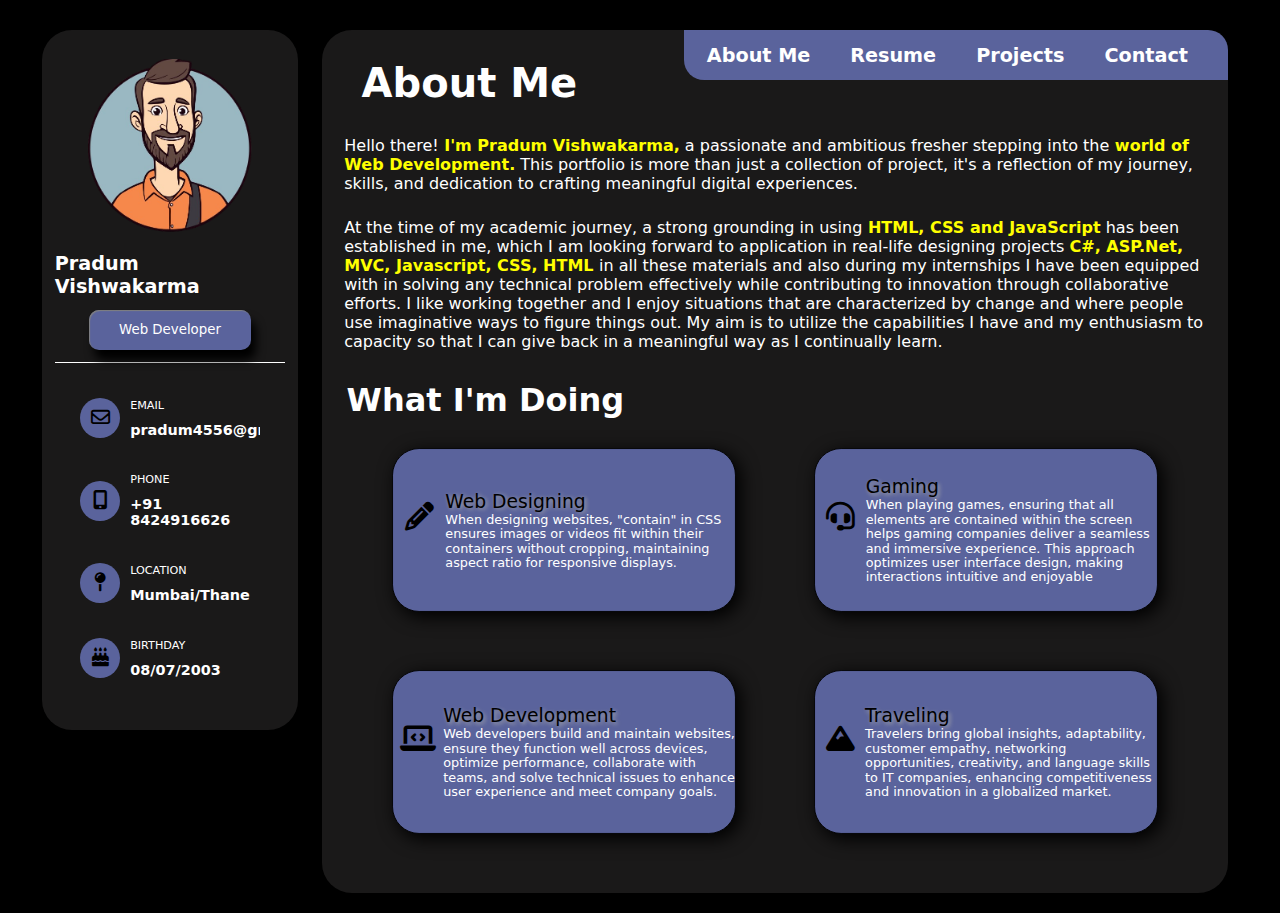
<file: index.html>
<!DOCTYPE html>
<html lang="en">

<head>
    <meta charset="UTF-8">
    <meta name="viewport" content="width=device-width, initial-scale=1.0">
    <title>Porfolio Pradum Vishwakarma</title>
    <link rel="stylesheet" href="https://cdnjs.cloudflare.com/ajax/libs/font-awesome/6.5.2/css/all.min.css">
    <link rel="stylesheet" href="style.css">
    <link rel="stylesheet" href="resp.css">
</head>

<body>
    <section>
        <div class="main">
            <div class="nav-left">
                <div class="info">
                    <div class="logo"></div>
                    <p id="main-txt">Pradum Vishwakarma</p>
                    <button id="main-btn">Web Developer</button>
                </div>
                <div class="details">
                    <div class="email data">
                        <i class="fa-regular fa-envelope"></i>
                        <div class="txt">
                            <p id="det-high">EMAIL</p>
                            <p id="det-low">pradum4556@gmail.com</p>
                        </div>
                    </div>
                    <div class="phone data">
                        <i class="fa-solid fa-mobile-screen-button"></i>
                        <div class="txt">
                            <p id="det-high">PHONE</p>
                            <p id="det-low">+91 8424916626</p>
                        </div>
                    </div>
                    <div class="locat data">
                        <i class="fa-solid fa-map-pin"></i>
                        <div class="txt">
                            <p id="det-high">LOCATION</p>
                            <p id="det-low">Mumbai/Thane</p>
                        </div>
                    </div>
                    <div class="dob data">
                        <i class="fa-solid fa-cake-candles"></i>
                        <div class="txt">
                            <p id="det-high">BIRTHDAY</p>
                            <p id="det-low">08/07/2003</p>
                        </div>
                    </div>
                </div>
            </div>

            <div class="sidebar">
            </div>

            <div class="nav-right">
                <div class="navbar">
                    <nav id="nav">
                        <ul>
                            <li><a href="index.html">About Me</a></li>
                            <li><a href="about.html">Resume</a></li>
                            <li><a href="project.html">Projects</a></li>
                            <li><a href="contact.html">Contact</a></li>
                        </ul>
                        <div class="menu-bar" onclick="menubar()">
                            <i class="fa-solid fa-bars"></i>
                        </div>
                        <div class="wrong" onclick="menubar()">
                            <i class="fa-solid fa-xmark"></i>
                        </div>
                    </nav>
                </div>
                <div class="main-contain">
                    <p id="main">About Me</p>
                </div>
                <div class="hero">
                    <div class="main-hero">
                        <p id="containt">Hello there!<b style="color: yellow;"> I'm Pradum Vishwakarma,</b> a passionate
                            and ambitious fresher
                            stepping into the<b style="color: yellow;"> world of Web Development.</b>
                            This portfolio is more than just a collection of project, it's a reflection of my journey,
                            skills, and dedication to crafting meaningful digital experiences.</p>
                        <p id="containt2">At the time of my academic journey, a strong grounding in using<b
                                style="color: yellow;"> HTML,
                                CSS and JavaScript</b>
                            has been established in me, which I am looking forward to application in real-life designing
                            projects
                            <b style="color: yellow;">C#, ASP.Net, MVC, Javascript, CSS, HTML </b>in all these materials
                            and also during my
                            internships I have been
                            equipped with in solving any technical problem effectively while contributing to innovation
                            through collaborative efforts.
                            I like working together and I enjoy situations that are characterized by change and where
                            people use imaginative ways to figure things out.
                            My aim is to utilize the capabilities I have and my enthusiasm to capacity so that I can
                            give back in a meaningful way as I continually learn.
                        </p>
                    </div>
                    <div class="wid">
                        <p id="wid">What I'm Doing</p>
                    </div>
                    <div class="main-box">
                        <div class="boxs">
                            <div class="material">
                                <div class="material-cont mate">
                                    <i class="fa-solid fa-pencil"></i>
                                    <div class="material-txt">
                                        <p id="material-txt">Web Designing</p>
                                        <p id="material-txt1">When designing websites, "contain" in CSS ensures images
                                            or videos fit within their containers without cropping,
                                            maintaining aspect ratio for responsive displays.</p>
                                    </div>
                                </div>
                            </div>
                        </div>
                        <div class="boxs">
                            <div class="material">
                                <div class="material-cont mate1">
                                    <i class="fa-solid fa-headset"></i>
                                    <div class="material-txt">
                                        <p id="material-txt">Gaming</p>
                                        <p id="material-txt1">When playing games, ensuring that all elements are
                                            contained within the screen helps gaming companies deliver a
                                            seamless and immersive experience. This approach optimizes user interface
                                            design, making interactions intuitive and enjoyable</p>
                                    </div>
                                </div>
                            </div>
                        </div>
                        <div class="boxs">
                            <div class="material">
                                <div class="material-cont mate2">
                                    <i class="fa-solid fa-laptop-code"></i>
                                    <div class="material-txt">
                                        <p id="material-txt">Web Development</p>
                                        <p id="material-txt1">Web developers build and maintain websites, ensure they
                                            function well across devices, optimize performance,
                                            collaborate with teams, and solve technical issues to enhance user
                                            experience and meet company goals.</p>
                                    </div>
                                </div>
                            </div>
                        </div>
                        <div class="boxs">
                            <div class="material">
                                <div class="material-cont mate3">
                                    <i class="fa-solid fa-mountain"></i>
                                    <div class="material-txt">
                                        <p id="material-txt">Traveling</p>
                                        <p id="material-txt1">Travelers bring global insights, adaptability, customer
                                            empathy, networking opportunities, creativity, and
                                            language skills to IT companies, enhancing competitiveness and innovation in
                                            a globalized market.</p>
                                    </div>
                                </div>
                            </div>
                        </div>
                    </div>
                </div>
            </div>
        </div>
    </section>

    <script src="script.js"></script>

</body>

</html>
</file>
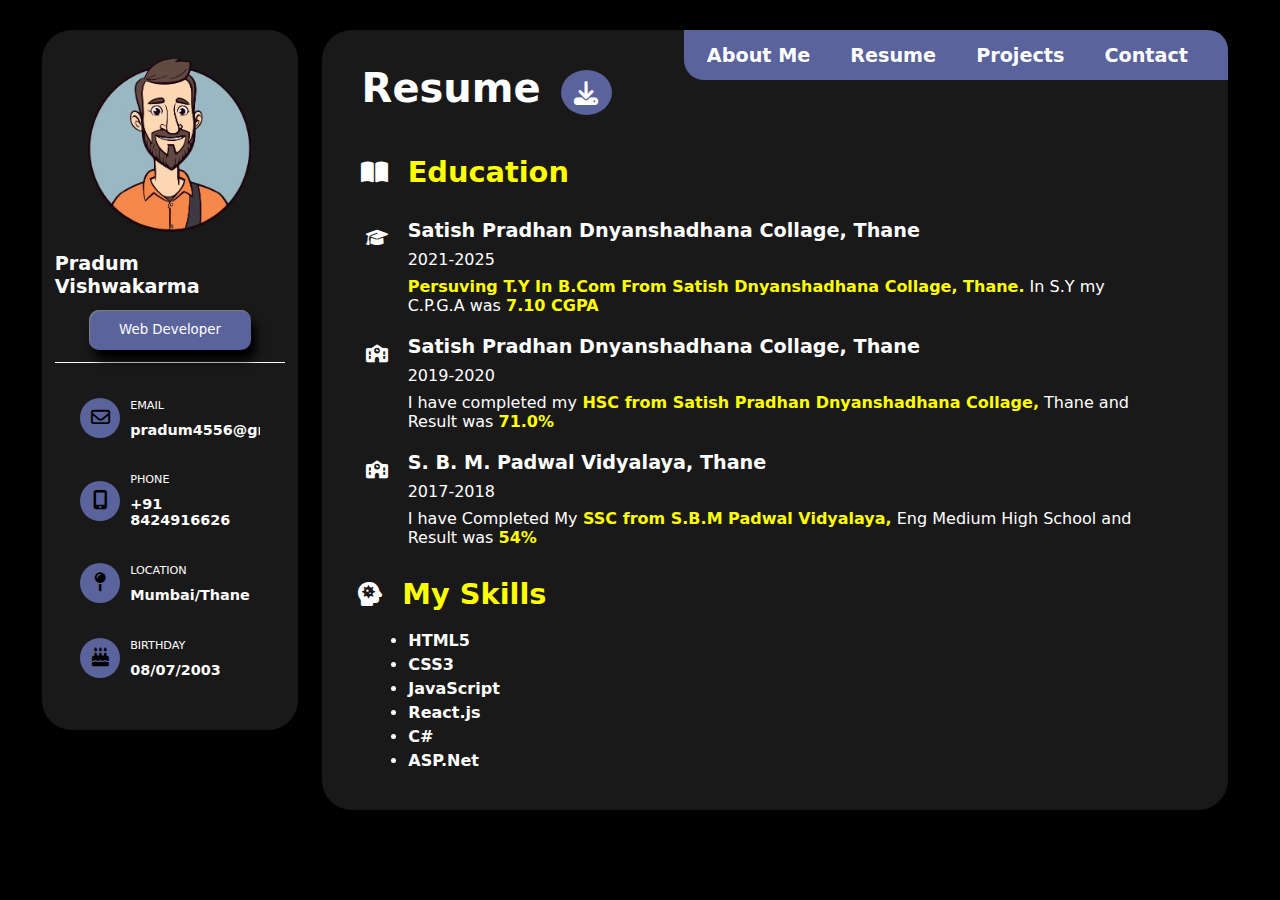
<file: about.html>
<!DOCTYPE html>
<html lang="en">

<head>
    <meta charset="UTF-8">
    <meta name="viewport" content="width=device-width, initial-scale=1.0">
    <title>Porfolio Pradum Vishwakarma</title>
    <link rel="stylesheet" href="https://cdnjs.cloudflare.com/ajax/libs/font-awesome/6.5.2/css/all.min.css">
    <link rel="stylesheet" href="style.css">
    <link rel="stylesheet" href="resp.css">
</head>

<body>

    <section>
        <div class="main">
            <div class="nav-left">
                <div class="info">
                    <div class="logo"></div>
                    <p id="main-txt">Pradum Vishwakarma</p>
                    <button id="main-btn">Web Developer</button>
                </div>
                <div class="details">
                    <div class="email data">
                        <i class="fa-regular fa-envelope"></i>
                        <div class="txt">
                            <p id="det-high">EMAIL</p>
                            <p id="det-low">pradum4556@gmail.com</p>
                        </div>
                    </div>
                    <div class="phone data">
                        <i class="fa-solid fa-mobile-screen-button"></i>
                        <div class="txt">
                            <p id="det-high">PHONE</p>
                            <p id="det-low">+91 8424916626</p>
                        </div>
                    </div>
                    <div class="locat data">
                        <i class="fa-solid fa-map-pin"></i>
                        <div class="txt">
                            <p id="det-high">LOCATION</p>
                            <p id="det-low">Mumbai/Thane</p>
                        </div>
                    </div>
                    <div class="dob data">
                        <i class="fa-solid fa-cake-candles"></i>
                        <div class="txt">
                            <p id="det-high">BIRTHDAY</p>
                            <p id="det-low">08/07/2003</p>
                        </div>
                    </div>
                </div>
            </div>

            <div class="sidebar">
            </div>

            <div class="nav-right">
                <div class="navbar">
                    <nav id="nav">
                        <ul>
                            <li><a href="index.html">About Me</a></li>
                            <li><a href="about.html">Resume</a></li>
                            <li><a href="project.html">Projects</a></li>
                            <li><a href="contact.html">Contact</a></li>
                        </ul>
                        <div class="menu-bar" onclick="menubar()">
                            <i class="fa-solid fa-bars"></i>
                        </div>
                        <div class="wrong" onclick="menubar()">
                            <i class="fa-solid fa-xmark"></i>
                        </div>
                    </nav>
                </div>
                <div class="main-contain">
                    <p id="main">Resume</p>
                    <button><a href="Pradum-Vishwakarma.pdf" target="_blank" download><i
                                class="fa-solid fa-download"></i></a></button>
                </div>
                <div class="hero">
                    <div class="educ">
                        <div class="info-edu">
                            <i class="fa-solid fa-book-open"></i>
                            <p id="edu-info">Education</p>
                        </div>
                        <div class="info-edu2">
                            <div class="gradu education">
                                <i class="fa-solid fa-graduation-cap"></i>
                                <div class="grad">
                                    <p id="info-main">Satish Pradhan Dnyanshadhana Collage, Thane</p>
                                    <p id="info-sec">2021-2025</p>
                                    <p id="info-txt"><b style="color: yellow;">Persuving T.Y In B.Com From Satish
                                            Dnyanshadhana Collage, Thane.</b> In S.Y my C.P.G.A was <b
                                            style="color: yellow;">7.10 CGPA</b></p>
                                </div>
                            </div>
                            <div class="tewl education">
                                <i class="fa-solid fa-school"></i>
                                <div class="twelfth">
                                    <p id="info-main">Satish Pradhan Dnyanshadhana Collage, Thane</p>
                                    <p id="info-sec">2019-2020</p>
                                    <p id="info-txt">I have completed my<b style="color: yellow;"> HSC from Satish
                                            Pradhan Dnyanshadhana Collage,</b> Thane and Result was <b
                                            style="color: yellow;">71.0%</b> </p>

                                </div>
                            </div>
                            <div class="ten education">
                                <i class="fa-solid fa-school"></i>
                                <div class="tenth">
                                    <p id="info-main">S. B. M. Padwal Vidyalaya, Thane</p>
                                    <p id="info-sec">2017-2018</p>
                                    <p id="info-txt">I have Completed My<b style="color: yellow;"> SSC from S.B.M Padwal
                                            Vidyalaya,</b> Eng Medium High School and Result was <b
                                            style="color: yellow;">54%</b> </p>

                                </div>
                            </div>
                        </div>
                    </div>

                    <div class="skills">
                        <div class="skills-info">
                            <div class="skill-cen">
                                <i class="fa-solid fa-head-side-virus"></i>
                                <p id="skills"> My Skills</p>
                            </div>
                            <div class="skill-des">
                                <li>HTML5</li>
                                <li>CSS3</li>
                                <li>JavaScript</li>
                                <li>React.js</li>
                                <li>C#</li>
                                <li>ASP.Net</li>
                            </div>
                        </div>
                    </div>
                </div>
            </div>
        </div>
    </section>

    <script src="script.js"></script>
</body>

</html>
</file>
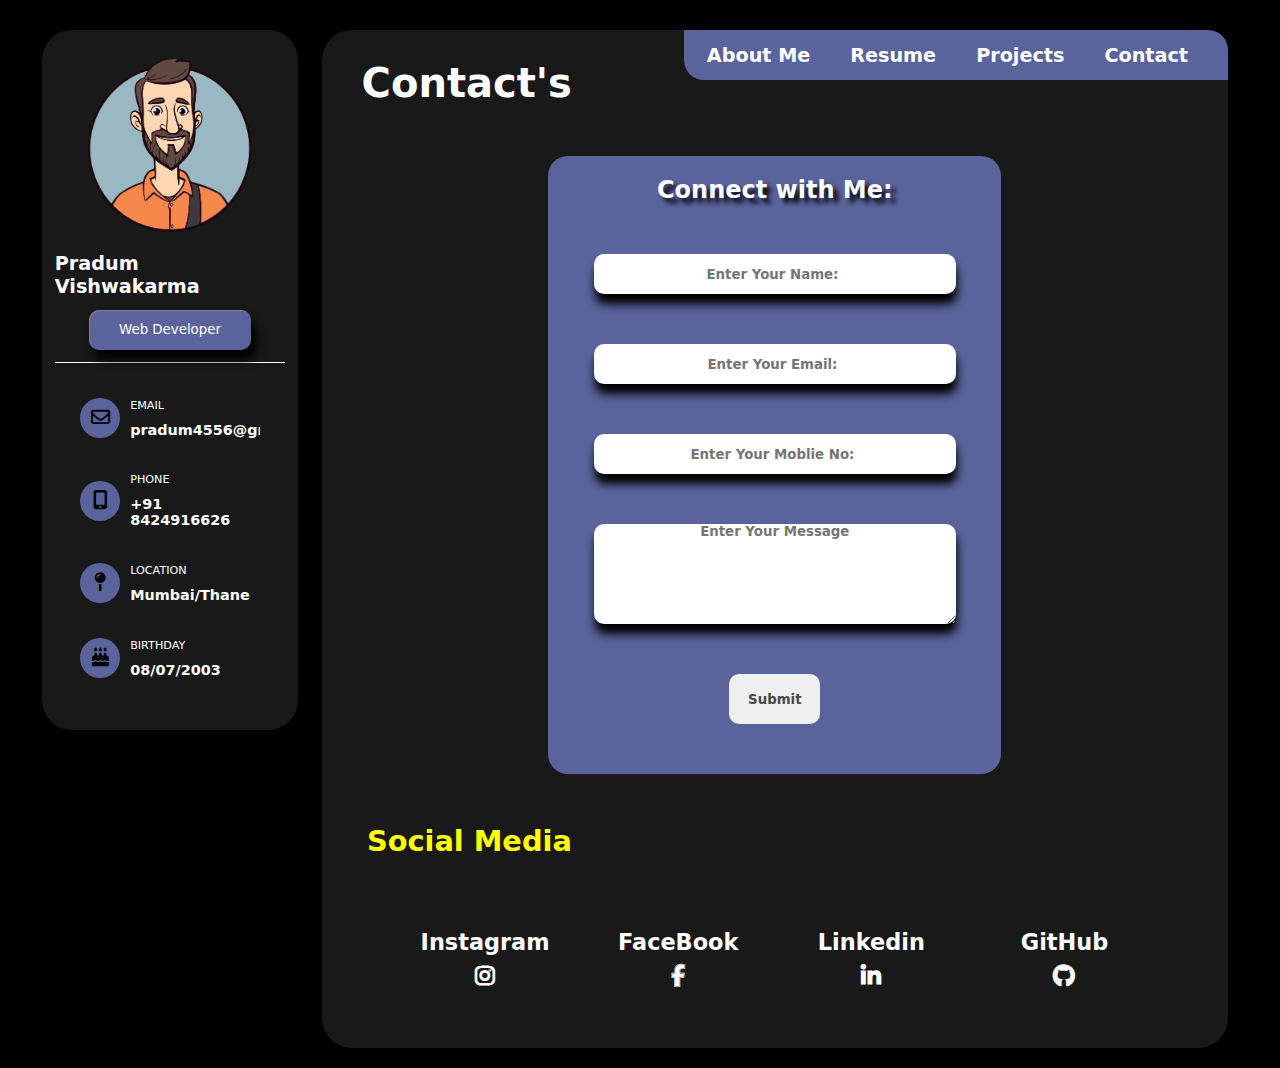
<file: contact.html>
<!DOCTYPE html>
<html lang="en">

<head>
    <meta charset="UTF-8">
    <meta name="viewport" content="width=device-width, initial-scale=1.0">
    <title>Porfolio Pradum Vishwakarma</title>
    <link rel="stylesheet" href="https://cdnjs.cloudflare.com/ajax/libs/font-awesome/6.5.2/css/all.min.css">
    <link rel="stylesheet" href="style.css">
    <link rel="stylesheet" href="resp.css">
</head>

<body>
    <section>
        <div class="main">
            <div class="nav-left">
                <div class="info">
                    <div class="logo"></div>
                    <p id="main-txt">Pradum Vishwakarma</p>
                    <button id="main-btn">Web Developer</button>
                </div>
                <div class="details">
                    <div class="email data">
                        <i class="fa-regular fa-envelope"></i>
                        <div class="txt">
                            <p id="det-high">EMAIL</p>
                            <p id="det-low">pradum4556@gmail.com</p>
                        </div>
                    </div>
                    <div class="phone data">
                        <i class="fa-solid fa-mobile-screen-button"></i>
                        <div class="txt">
                            <p id="det-high">PHONE</p>
                            <p id="det-low">+91 8424916626</p>
                        </div>
                    </div>
                    <div class="locat data">
                        <i class="fa-solid fa-map-pin"></i>
                        <div class="txt">
                            <p id="det-high">LOCATION</p>
                            <p id="det-low">Mumbai/Thane</p>
                        </div>
                    </div>
                    <div class="dob data">
                        <i class="fa-solid fa-cake-candles"></i>
                        <div class="txt">
                            <p id="det-high">BIRTHDAY</p>
                            <p id="det-low">08/07/2003</p>
                        </div>
                    </div>
                </div>
            </div>

            <div class="sidebar">
            </div>

            <div class="nav-right">
                <div class="navbar">
                    <nav id="nav">
                        <ul>
                            <li><a href="index.html">About Me</a></li>
                            <li><a href="about.html">Resume</a></li>
                            <li><a href="project.html">Projects</a></li>
                            <li><a href="">Contact</a></li>
                        </ul>
                        <div class="menu-bar" onclick="menubar()">
                            <i class="fa-solid fa-bars"></i>
                        </div>
                        <div class="wrong" onclick="menubar()">
                            <i class="fa-solid fa-xmark"></i>
                        </div>
                    </nav>
                </div>
                <div class="main-contain">
                    <p id="main-cont">Contact's</p>
                </div>

                <div class="contact">
                    <div class="social">
                        <p>Connect with Me: </p>
                        <form action="https://api.web3forms.com/submit" target="_blank" method="POST">

                            <input type="hidden" name="access_key" value="bf600aa0-b4db-4c78-80da-df8003838ac5">

                            <input name="first_name" required id="name" type="text" placeholder="Enter Your Name: ">
                            <input name="email" id="email" pattern="[A-Za-z0-9._%+-]+@[A-Za-z0-9.-]+\.[A-Za-z]{1,63}$"
                                type="email" required placeholder="Enter Your Email: ">
                            <input name="mobile" id="mob" type="tel" required pattern="[0-9]{3}[0-9]{3}[0-9]{4}"
                                placeholder="Enter Your Moblie No: ">
                            <textarea name="msg" id="txtarea" required placeholder="Enter Your Message"></textarea>
                            <button id="cont-btn">Submit</button>
                        </form>
                    </div>
                    <div class="social-med">
                        <div class="media">
                            <p>Social Media</p>
                            <div class="media-link">
                                <div class="inst">
                                    <a href="https://www.instagram.com/_ig_pradum?igsh=MW5nNTR6dnN3c3QzMA=="
                                        target="_blank">
                                        <p>Instagram</p>
                                        <i class="fa-brands fa-instagram"></i>
                                    </a>
                                </div>

                                <div class="inst">
                                    <a href="https://www.facebook.com/pradum.vishwakaram/" target="_blank">
                                        <p>FaceBook</p>
                                        <i class="fa-brands fa-facebook-f"></i>
                                    </a>
                                </div>

                                <div class="inst">
                                    <a href="https://www.linkedin.com/in/pradum-vishwakarma-a1537a23a/" target="_blank">
                                        <p>Linkedin</p>
                                        <i class="fa-brands fa-linkedin-in"></i>
                                    </a>
                                </div>
                                <div class="inst">
                                    <a href="https://github.com/PradumVishwakarma" target="_blank">
                                        <p>GitHub</p>
                                        <i class="fa-brands fa-github"></i>
                                    </a>
                                </div>
                            </div>
                        </div>
                    </div>
                </div>

            </div>
        </div>
    </section>
    
    <script src="script.js"></script>

</body>

</html>
</file>
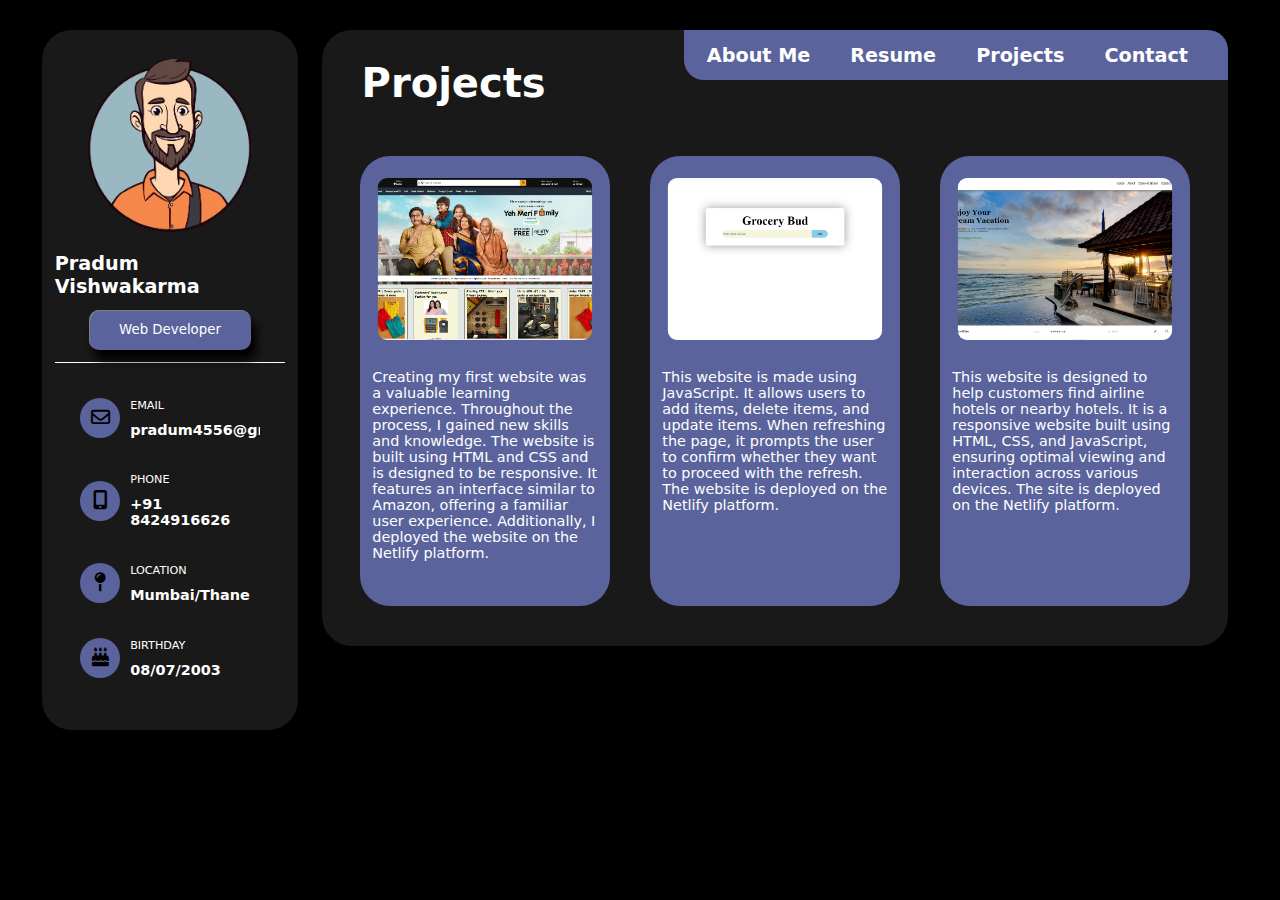
<file: project.html>
<!DOCTYPE html>
<html lang="en">

<head>
    <meta charset="UTF-8">
    <meta name="viewport" content="width=device-width, initial-scale=1.0">
    <title>Porfolio Pradum Vishwakarma</title>
    <link rel="stylesheet" href="https://cdnjs.cloudflare.com/ajax/libs/font-awesome/6.5.2/css/all.min.css">
    <link rel="stylesheet" href="style.css">
    <link rel="stylesheet" href="resp.css">
</head>

<body>
    <section>
        <div class="main">
            <div class="nav-left">
                <div class="info">
                    <div class="logo"></div>
                    <p id="main-txt">Pradum Vishwakarma</p>
                    <button id="main-btn">Web Developer</button>
                </div>
                <div class="details">
                    <div class="email data">
                        <i class="fa-regular fa-envelope"></i>
                        <div class="txt">
                            <p id="det-high">EMAIL</p>
                            <p id="det-low">pradum4556@gmail.com</p>
                        </div>
                    </div>
                    <div class="phone data">
                        <i class="fa-solid fa-mobile-screen-button"></i>
                        <div class="txt">
                            <p id="det-high">PHONE</p>
                            <p id="det-low">+91 8424916626</p>
                        </div>
                    </div>
                    <div class="locat data">
                        <i class="fa-solid fa-map-pin"></i>
                        <div class="txt">
                            <p id="det-high">LOCATION</p>
                            <p id="det-low">Mumbai/Thane</p>
                        </div>
                    </div>
                    <div class="dob data">
                        <i class="fa-solid fa-cake-candles"></i>
                        <div class="txt">
                            <p id="det-high">BIRTHDAY</p>
                            <p id="det-low">08/07/2003</p>
                        </div>
                    </div>
                </div>
            </div>

            <div class="sidebar">
            </div>

            <div class="nav-right">
                <div class="navbar">
                    <nav id="nav">
                        <ul>
                            <li><a href="index.html">About Me</a></li>
                            <li><a href="about.html">Resume</a></li>
                            <li><a href="project.html">Projects</a></li>
                            <li><a href="contact.html">Contact</a></li>
                        </ul>
                        <div class="menu-bar" onclick="menubar()">
                            <i class="fa-solid fa-bars"></i>
                        </div>
                        <div class="wrong" onclick="menubar()">
                            <i class="fa-solid fa-xmark"></i>
                        </div>
                    </nav>
                </div>
                <div class="main-contain">
                    <p id="main">Projects</p>
                </div>

                <div class="project">
                    <div class="main-pro">
                        <div class="project-boxs">
                            <div class="project-box ">
                                <div class="project-img pro-image1"><a target="_blank"
                                        href="https://amazon-clone-pradum.netlify.app/"></a>
                                </div>
                                <p id="project-info">Creating my first website was a valuable learning experience.
                                    Throughout the process, I gained new skills and knowledge. The website is built
                                    using
                                    HTML and CSS and is designed to be responsive. It features an interface similar to
                                    Amazon,
                                    offering a familiar user experience. Additionally, I deployed the website on the
                                    Netlify
                                    platform.
                                </p>
                            </div>
                            <div class="project-box ">
                                <div class="project-img pro-image2"><a target="_blank"
                                        href="https://grocerybud-js-pradum.netlify.app/"></a>
                                </div>
                                <p id="project-info">This website is made using JavaScript. It allows users to add
                                    items,
                                    delete items, and update items. When refreshing the page, it prompts the user to
                                    confirm
                                    whether they want to proceed with the refresh. The website is deployed on the
                                    Netlify
                                    platform.
                                </p>
                            </div>
                            <div class="project-box ">
                                <div class="project-img pro-image3"><a target="_blank"
                                        href="https://airline-hotels-pradum.netlify.app/"></a>
                                </div>
                                <p id="project-info">
                                    This website is designed to help customers find airline hotels or nearby hotels.
                                    It is a responsive website built using HTML, CSS, and JavaScript, ensuring optimal
                                    viewing
                                    and interaction across various devices. The site is deployed on the Netlify
                                    platform.
                                </p>
                            </div>
                        </div>
                    </div>
                </div>
            </div>
        </div>
    </section>

    <script src="script.js"></script>
</body>

</html>
</file>
<file: style.css>
*{
    margin: 0;
    padding: 0;
    font-family: system-ui, -apple-system, BlinkMacSystemFont, 'Segoe UI', Roboto, Oxygen, Ubuntu, Cantarell, 'Open Sans', 'Helvetica Neue', sans-serif;
}

html,body{
    margin: 0;
    padding: 0;
    overflow-x: hidden;
    background-color: black;
    color: white;
}

section{
    display: flex;
    justify-content: center;
    align-items: center;
}

.main{
    width: 95%;
    display: flex;
    justify-content: space-evenly;
    align-items: start;
    flex-direction: row;
    margin-top: 10px;
}

.sidebar{
    width: 19%;
    margin: 20px;
    border-radius: 30px;
    display: flex;
    justify-content: center;
    align-items: center;
}
.left{
    height: 90vh;
    width: 100%;
    display: flex;
    justify-content: center;
    align-items: center;
    flex-direction: column;
}

.nav-left{
    height: 700px;
    width: 20%;
    background-color: rgb(26, 25, 25);
    margin: 20px;
    border-radius: 30px;
    display: flex;
    justify-content: center;
    align-items: center;
    position: fixed;
    margin-right: 75%;
    flex-direction: column;
}

.info{
    height: 45%;
    width: 90%;
    display: flex;
    justify-content: space-evenly;
    align-items: center;
    flex-direction: column; 
    border-bottom:1px solid white ;
}
.logo{
    height: 180px;
    width: 180px;
    background: url("logo.png") no-repeat;
    background-position: center;
    background-size: cover;
    border-radius: 25px;
}

.details{
    display: flex;
    justify-content: space-evenly;
    align-items: start  ;
    height: 50%;
    flex-direction: column;
    width: 70%;
}

.data{
    width: 100%;
    display: flex;
    justify-content: start;
    align-items: center;
    gap: 10px;
    color: white;
}

.data i{
    height: 40px;
    width: 55px;
    color: black;
    border-radius: 50%;
    font-size: 1.2rem;
    background-color: #5A639C;
    display: flex;
    justify-content: center;
    align-items: center;
}

.txt{
    width: 100%;
    overflow: hidden;
    display:flex;
    justify-content: center;
    align-items: start;
    flex-direction: column;
    gap: 10px;
}

#det-high{
    font-size: 0.7rem;
    font-weight: 500;
}
#det-low{
    font-size: 0.9rem;
    font-weight: 600;
}

#main-txt{
    font-size: 1.2rem;
    color: white;
    font-weight: 700;
}

#main-btn{
    height: 40px;
    width: 70%;
    background-color: #5A639C;
    border: none;
    border-radius: 10px;
    color: white;
    box-shadow: 5px 10px 10px black, inset 1px 1px 1px gray;
}
.nav-right{
    width: 75%;
    background-color: rgb(26, 25, 25);
    margin: 20px;
    border-radius: 30px;
    display: flex;
    justify-content: start;
    align-items: start;
    flex-direction: column;
    animation: anime 1s;
}

@keyframes anime {
    from{
        opacity: 0;
        transform: rotateX(-10deg);
    }
    to{
        opacity: 1;
        transform: rotateX(-10deg);
    }
}

.hero{
    width: 100%;
    display: flex;
    justify-content: center;
    align-items: center;
    flex-direction: column;
}

.navbar{
    width: 100%;
    display: flex;
    justify-content: end;
    align-items: center;
}

nav{
    height: 50px;
    width: 60%;
    background-color: #5A639C;
    display: flex;
    justify-content: end;
    align-items: center;
    border-top-right-radius: 20px;
    border-bottom-left-radius: 20px;
}
nav ul{
    display: flex;
    justify-content: center;
    align-content: center;
    margin-right: 20px;
}
nav ul li{
    display: flex;
    justify-content: center;
    align-items: center;
    font-size: 1.2rem;
    list-style: none;
    cursor: pointer;
    box-shadow: 0 1 5px transparent;
    font-weight: 600;
    color: red;
}

nav ul li:hover{
    background-color: black;
    color:yellow;
    border-top-right-radius: 10px;
    border-bottom-left-radius: 10px;
}

nav ul li a:hover {
    color:white;
    border-top-right-radius: 10px;
    border-bottom-left-radius: 10px;
}

nav ul li a {
    padding: 8px 20px;
    color: white;
    text-decoration: none;
}
.menu-bar{
    display: none;
}

.wrong{
    display: none;
}

.main-contain{
    width: 30vb;
    display: flex;
    justify-content: start;
    align-items: center;
    position: relative;
    margin-top: -20px;
    margin-left: 20px;
    gap: 20px;
}

.main-contain button{
    height: 45px;
    width: 60px;
    border: none;
    border-radius: 50%;
    margin-top: 10px;
    background-color: #5A639C;
}

.main-contain i{
    margin-bottom: -15px;
    font-size: 1.5rem;
    color: white;
    font-weight: 700;
}
.main-contain button a{
    padding: 10px;
    cursor: pointer;
}

#main{
    z-index: 10;
    font-weight: 600;
    margin-left: 20px;
    font-size: 2.5rem;
    text-align: start;
}

#main-cont{
    width: 300px;
    font-weight: 600;
    font-size: 2.5rem;
    text-align: start;
    margin-left: 20px;
}

.main-hero{
    width: 95%;
    text-align: start;
    margin-top: 30px;
}
#containt{
    font-size: 1rem;
}
#containt2{
    font-size: 1rem;
    margin-top: 25px;
}

.wid{
    width: 100%;
    display: flex;
    justify-content: start;
    align-items: center;
    margin-left: 50px;
    margin-top: 30px;
}

#wid{
    font-size: 2rem;
    font-weight: 600;
}

.main-box{
    width: 90%;
    display: flex;
    justify-content: center;
    align-items: center;
    flex-wrap: wrap;
    gap: 40px;
    margin-top: 20px;
    margin-bottom: 50px;
}

.boxs{
    height: 180px;
    width: 380px;
    background-color: #5A639C;
    border: 1px solid black;
    border-radius: 30px;
    box-shadow: 5px 5px 20px black;
    transform: scale(0.9);
    transition: all 0.2s ease;
}

.material{
    height: 100%;
    width: 100%;
    display: flex;
    justify-content: center;
    align-items: center;
}

.boxs:hover{
    
    transform: scale(1.1);
}

.material-cont{
    display: flex;
    justify-content: center;
    align-items: center;
    color: black;
}

.material-cont i{
    display: flex;
    justify-content: center;
    align-items: start;
    width: 50%;
    font-size: 2rem;
    margin-bottom: 30px;
}

#material-txt{
    font-size: 1.3rem;
    font-weight: 500;
    color: black;
    text-shadow:  2px 2px 5px darkgray;
}

#material-txt1{
    font-size: 0.89rem;
    color: white;
}

.mate i{
    width: 55%;
}
.mate1 i{
    width: 80%;
}
.mate2 i{
    width: 70%;
}
.mate3 i{
    width: 66%;
}

.educ{
    display: flex;
    justify-content: center;
    align-items: start;
    width: 98%;
    flex-direction: column;
}

.info-edu{
    display: flex;
    justify-content: center;
    align-items: center;
    margin-top: 40px;
    margin-left: 30px;
    gap: 20px;
}

.info-edu i{
    font-size: 1.5rem;
}

#edu-info{
    font-size: 1.8rem;
    font-weight: 600;
    color: yellow;
}

.educ{
    display: flex;
    justify-content: center;
    align-items: start;
    gap: 30px;
    margin-bottom: 30px;
}

.info-edu2{
    margin-left: 30px;
    width: 90%;
    gap: 20px;
    display: flex;
    justify-content: center;
    align-items: start;
    flex-direction: column;
}

.education{
    display: flex;
    justify-content: center;
    align-items: start;
    gap: 20px;
}

.education i{
    margin-top: 10px;
    font-size: 1.1rem;
    margin-left: 5px;
}

#info-main{
    font-size: 1.2rem;
    font-weight: 700;
}

.grad{
    display: flex;
    justify-content: center;
    align-items: start;
    flex-direction: column;
    gap: 8px;
}

.twelfth{
    display: flex;
    justify-content: center;
    align-items: start;
    flex-direction: column;
    gap: 8px;
}

.tenth{
    display: flex;
    justify-content: center;
    align-items: start;
    flex-direction: column;
    gap: 8px;
}

.skills{
    width: 100%;
    display: flex;
    justify-content: center;
    align-items: center;
    margin-bottom: 40px;
}

.skills-info{
    width: 93%;
    display: flex;
    justify-content: center;
    align-items: start;
    flex-direction: column;
    gap: 20px;
}

.skill-cen{
    display: flex;
    justify-content: center;
    align-items: center;
    gap:20px;
    margin-left: 5px;
}

.skill-cen i{
    font-size: 1.5rem;
}

#skills{
    font-size: 1.8rem;
    font-weight: 600;
    color: yellow;
}

.skill-des{
    display: flex;
    justify-content: center;
    align-items: start;
    flex-direction: column;
    gap: 5px;
    margin-left: 35px;
}

.skill-des li{
    margin-left: 20px;
    font-size: 1rem;
    font-weight: 700;
}

.project{
    width: 100%;
    display: flex;
    justify-content: center;
    align-items: center;
    margin-bottom: 40px;
}

.main-pro{
    height: 90%;
    width: 95%;
    border-radius: 40px;
    display: flex;
    justify-content: center;
    align-items: center;
    margin-top: 50px;
    flex-direction: column;
}
.main-txt{
    width: 96%;
    font-size: 1.8rem;
    font-weight: 600;
    display: flex;
    justify-content: start;
    align-items: center;
    color: yellow;
}

.project-boxs{
    display: flex;
    justify-content: center;
    align-items: center;
    gap: 40px;
    flex-wrap: wrap;
}

.project-box{
    height: 450px;
    width: 250px;
    display: flex;
    justify-content: center;
    align-items: center;
    background-color: #5A639C;
    border-radius: 30px;
    flex-direction: column;
}

.project-box a{
    padding-bottom: 60%;
    padding-left: 100%;
}


.project-img{
    height: 40%;
    width: 95%;
    border-radius: 10px;
    transform: scale(0.9);
    transition: all 0.3s ease;
    cursor: pointer;
}


.project-img:hover{
    transform: scale(1.2);
}

.pro-image1{
    background: url("project.png")no-repeat;
    background-position: center;
    background-size: cover;
}
.pro-image2{
    background: url("project2.png")no-repeat;
    background-position: center;
    background-size: cover;
}
.pro-image3{
    background: url("project3.png")no-repeat;
    background-position: center;
    background-size: cover;
}


.project-box p{
    height: 50%;
    width: 90%;
    font-size: 0.9rem;
    display: flex;
    justify-content: start;
    align-items: start;
    margin-top: 20px;
}

.contact{
    display: flex;
    justify-content: center;
    align-items: center;
    width: 100%;
    flex-direction: column;
}

.social{
    margin-top: 50px;
    margin-bottom: 50px;
    display: flex;
    justify-content: center;
    align-items: center;
    flex-direction: column;
    height: 50%;
    width: 50%;
    background-color: #5A639C;
    gap: 50px;
    border-radius: 20px;
}

.social p{
    width: 80%;
    display: flex;
    justify-content: center;
    align-items: center;
    font-size: 1.5rem;
    font-weight: 600;
    padding-top: 20px;
    text-shadow: 5px 5px 5px black;
}

.social form{
    width: 100%;
    display: flex;
    justify-content: center;
    align-items: center;
    flex-direction: column;
    gap: 50px;
    margin-bottom: 50px;
}

.social form input{
    height: 40px;
    width: 80%;
    border: none;
    border-radius: 10px;
    text-align: center;
    color: black;
    font-weight: 800;
    box-shadow: 1px 10px 10px black;
}

.social form textarea{
    height: 100px;
    width: 80%;
    border: none;
    border-radius: 10px;
    text-align: center;
    color: black;
    font-weight: 800;
    box-shadow: 1px 10px 10px black;
}

#cont-btn{
    height: 50px;
    width: 20%;
    border: none;
    border-radius: 10px;
    text-align: center;
    color: rgb(72, 72, 72);
    font-weight: 800;
}

#cont-btn:hover{
    background-color: rgb(26, 25, 25);
    color: white;
    animation: anie 0.1s forwards linear;
}
@keyframes anie {
    from{
        width: 20%;
        display: flex;
        justify-content: center;
        align-items: center;
    }
    to{
        display: flex;
        justify-content: center;
        align-items: center;
        width: 80%;
    }
}

.social-med{
    width: 100%;
    display: flex;
    justify-content: center;
    align-items: center;
}

.media{
    width: 90%;
    display: flex;
    justify-content: center;
    align-items: start;
    gap: 20px;
    flex-direction: column;
}

.media p{
    color: yellow;
    font-size: 1.8rem;
    font-weight: 600;
}

.media-link{
    width: 100%;
    display: flex;
    justify-content: space-evenly;
    align-items: center;
    flex-wrap: wrap;
    margin-bottom: 50px;
}

.inst{
    height: 100px;
    width: 150px;
    display: flex;
    justify-content: center;
    align-items: center;
    flex-direction: column;
    gap: 10px;
    margin-top: 20px;
}

.inst a{
    height: 100px;
    width: 150px;
    display: flex;
    justify-content: center;
    align-items: center;
    flex-direction: column;
    gap: 10px;
    color: white;
    margin-top: 20px;
    text-decoration: none;
    transform: scale(1);
    transition: all 0.2s ease-in-out;
}

.inst a:hover{
    transform: scale(1.5);
}

.inst p{
    font-size: 1.4rem;
    font-weight: 600;
    color: white;
}

.inst i{
    font-size: 1.4rem;
    font-weight: 600;
}
</file>
<file: resp.css>
@media (max-width: 1150px) {
    nav {
        width: 72%;
    }

    #main {
        font-size: 2.1rem;
    }

    .main-contain button {
        height: 45px;
        width: 60px;
    }

}

@media (max-width: 1050px) {
    .project-box {
        height: 400px;
        width: 200px;
    }

    .project-img {
        height: 29%;
        margin-top: -50px;
    }

}


@media (max-width: 950px) {
    nav {
        width: 40%;
    }

    .menu-bar i {
        font-size: 1.5rem;
        margin-right: 20px;
    }

    .menu-bar {
        width: 10%;
        display: flex;
        justify-content: center;
        align-items: center;
    }

    nav ul {
        visibility: hidden;
    }

    #nav.change ul {
        visibility: visible;
    }

    #nav.change nav {
        height: 100%;
        margin-top: 10%;
    }

    #nav.change nav ul {
        display: block;
    }

    #nav.change {
        width: 71.5%;
        height: 100vh;
        display: flex;
        justify-content: center;
        align-items: center;
        background-color: rgb(26, 25, 25);
        transition: all 0.5s ease-out;
        flex-direction: column;
        gap: 40px;
        position: fixed;
        z-index: 50;
        margin-top: 111%;
        border-top-right-radius: 50px;
        border-bottom-left-radius: 50px;
        margin-left: 10px;
    }

    #nav.change ul {
        height: 80%;
        flex-direction: column;
        gap: 50px;
        margin-right: 0px;
    }

    #nav.change li {
        font-size: 2.2rem;
    }

    #nav.change .menu-bar {
        display: none;
    }

    #nav.change .wrong {
        height: 50px;
        width: 100%;
        font-size: 2rem;
        display: flex;
        justify-content: center;
        align-items: center;
    }

    #nav.change .wrong i {
        display: flex;
        justify-content: center;
        align-items: center;
        height: 50px;
        width: 100%;
    }

    .menu-bar {
        width: 50%;
    }

}

@media (max-width: 900px) {
    .main {
        display: flex;
        justify-content: center;
        align-items: center;
        flex-direction: column-reverse;
    }

    .nav-left {
        position: relative;
        width: 70%;
        margin-left: 625px;
    }

    .nav-right {
        position: relative;
    }

    .sidebar {
        display: none;
    }

}

@media (max-width: 850px) {
    .nav-left {
        margin-left: 590px;
    }

    .sidebar {
        display: none;
    }
}

@media (max-width: 800px) {
    .nav-left {
        margin-left: 555px;
    }

    #nav.change {
        margin-top: 625px;
        height: 104vh;
        width: 71%;
    }

    .nav-right {
        width: 75%;
    }

    .social {
        width: 75%;
    }

    .sidebar {
        display: none;
    }
}

@media (max-width: 750px) {
    .nav-left {
        margin-left: 520px;
    }

    .sidebar {
        display: none;
    }
}

@media (max-width: 700px) {
    .nav-left {
        margin-left: 480px;
    }

    .sidebar {
        display: none;
    }
}

@media (max-width: 650px) {
    .nav-left {
        margin-left: 440px;
    }

    .sidebar {
        display: none;
    }
}

@media (max-width: 600px) {
    .nav-left {
        margin-left: 400px;
    }

    .sidebar {
        display: none;
    }

    nav {
        width: 16%;
    }

    .menu-bar {
        width: 80%;
    }
}

@media (max-width: 550px) {
    .nav-left {
        margin-left: 360px;
    }

    .sidebar {
        display: none;
    }
}

@media (max-width: 500px) {
    .nav-left {
        margin-left: 340px;
    }

    .sidebar {
        display: none;
    }
}

@media (max-width: 450px) {
    .nav-left {
        margin-left: 300px;
    }

    #nav.change {
        width: 81%;
        height: 104vh;
        margin-top: 650px;
    }

    .nav-right {
        width: 85%;
    }

    .social {
        width: 90%;
    }

    .sidebar {
        display: none;
    }

    .project-img {
        height: 30%;
        margin-top: -50px;
    }

    .project-box {
        height: 400px;
        width: 200px;
    }

    .mate i {
        width: 70%;
    }

    .mate1 i {
        width: 100%;
    }

    .mate2 i {
        width: 90%;
    }

    .mate3 i {
        width: 85%;
    }
    nav {
        width: 19%;
    }

    .menu-bar {
        width: 65%;
    }

}

@media (max-width: 400px) {
    .nav-left {
        margin-left: 280px;
        width: 90%;
    }

    #nav.change {
        width: 81%;
        margin-top: 640px;
        height: 104vh;
        margin-left: 20px;
    }

    .project-img {
        margin-top: -30px;
    }

    .project-box {
        height: 450px;
        width: 210px;
    }

    .social {
        width: 100%;
    }

    .sidebar {
        display: none;
    }

    .nav-right {
        width: 85%;
    }

    .main-contain {
        width: 24vb;
    }

    .menu-bar {
        width: 60%;
    }

    #material-txt1 {
        font-size: 0.7rem;
        font-weight: 500;
    }

    .boxs {
        height: 150px;
    }

    .mate i {
        width: 70%;
    }

    .mate1 i {
        width: 100%;
    }

    .mate2 i {
        width: 90%;
    }

    .mate3 i {
        width: 85%;
    }

}

@media (max-width: 370px) {
    .nav-left {
        margin-left: 265px;
    }
}


@media (max-width: 340px) {
    .nav-left {
        margin-left: 230px;
    }

    #nav.change {
        width: 86%;
    }

    .nav-left {
        width: 90%;
    }

    .nav-right {
        width: 90%;
    }

    .sidebar {
        display: none;
    }

    .project-img {
        height: 30%;
        margin-top: -60px;
    }

    .project-box {
        height: 400px;
        width: 210px;
    }

    .mate i {
        width: 70%;
    }

    .mate1 i {
        width: 100%;
    }

    .mate2 i {
        width: 90%;
    }

    .mate3 i {
        width: 85%;
    }

    nav {
        width: 20%;
    }

    .menu-bar {
        width: 60%;
    }
}


@media (max-width: 300px) {
    .nav-left {
        margin-left: 210px;
    }
}

@media (max-width: 290px) {
    .nav-left {
        margin-left: 180px;
    }
}
</file>
